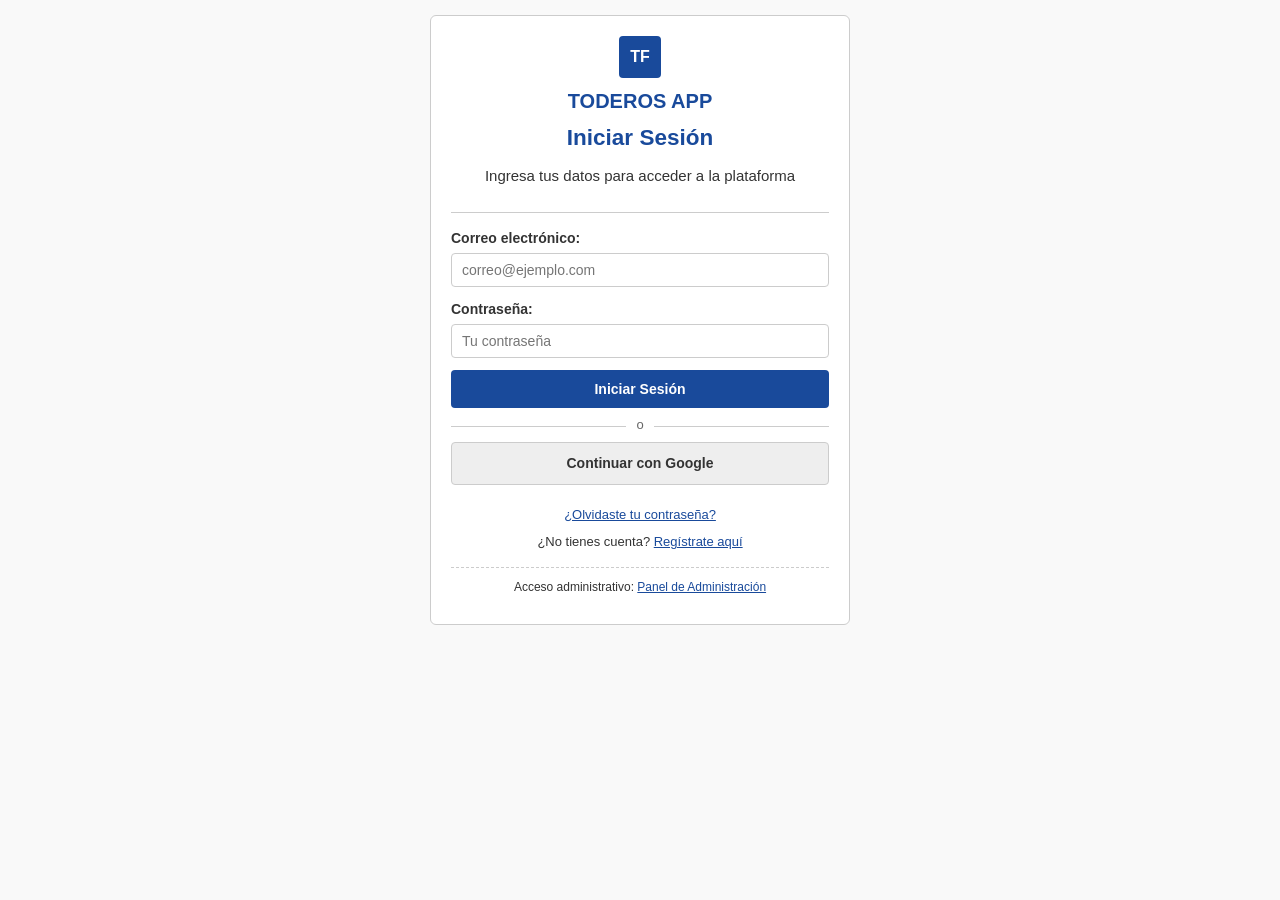
<file: index.html>
<!DOCTYPE html>
<html lang="es">

<head>
  <meta charset="UTF-8">
  <meta name="viewport" content="width=device-width, initial-scale=1.0">
  <title>Iniciar Sesión - Toderos Facatativá</title>
  <!-- Estilos globales -->
  <link rel="stylesheet" href="css/styles.css">
  <!-- Estilos de pantalla -->
  <link rel="stylesheet" href="css/index.css">
</head>


  <body>

      <!-- Contenedor principal de la pantalla móvil -->
      <main class="mobile-view">

          <!-- Encabezado con logo y título -->
          <header class="site-header">
            <div class="brand-logo-box">TF</div>
            <h1 class="brand-name">TODEROS APP</h1>
            <h2>Iniciar Sesión</h2>
            <p>Ingresa tus datos para acceder a la plataforma</p>
          </header>

          <!-- Formulario de inicio de sesión -->
            <form action="buscar-servicios.html" method="get" class="login-box">

              <div class="form-group">
                <label for="correo">Correo electrónico:</label>
                <input type="email" id="correo" name="correo" placeholder="correo@ejemplo.com" required>
              </div>

              <div class="form-group">
                <label for="password">Contraseña:</label>
                <input type="password" id="password" name="password" placeholder="Tu contraseña" required>
              </div>

              <div class="form-group">
                <button type="submit" class="btn btn-primary btn-block">Iniciar Sesión</button>
              </div>

                <div class="divider-simple">
                  <span>o</span>
                </div>

                <div class="form-group">
                  <a href="buscar-servicios.html" class="btn btn-secondary btn-block">Continuar con Google</a>
                </div>

            </form>

                <!-- Enlaces de navegación -->
                <footer class="login-footer-links">
                  <p><a href="#recuperar">¿Olvidaste tu contraseña?</a></p>
                  <p>¿No tienes cuenta? <a href="registro.html">Regístrate aquí</a></p>

                  <div class="admin-link-box">
                    <p>Acceso administrativo: <a href="admin-dashboard.html">Panel de Administración</a></p>
                  </div>
                </footer>

      </main>

  </body>

</html>
</file>
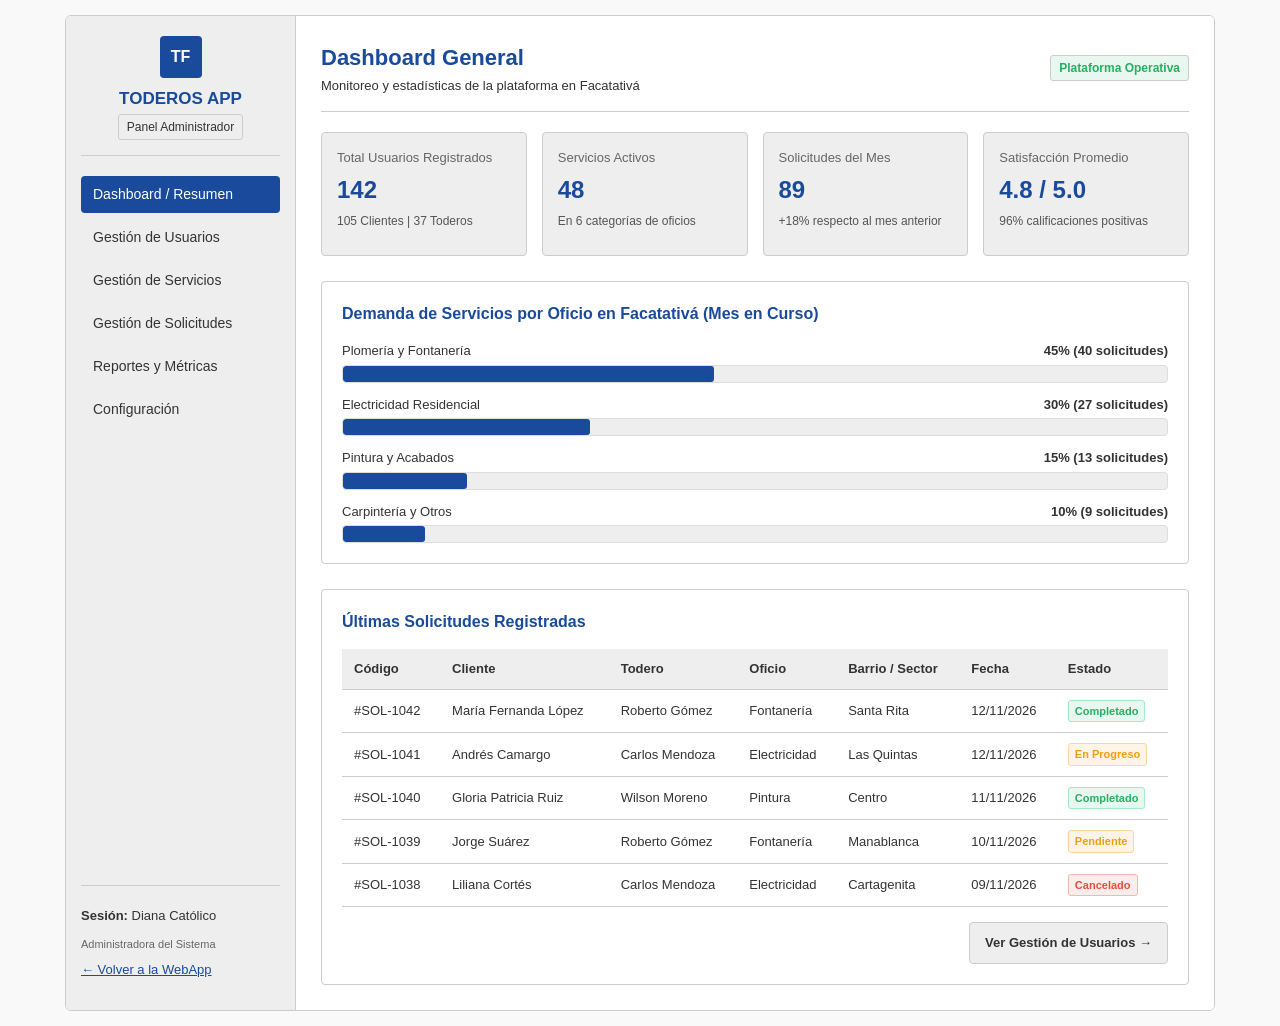
<file: admin-dashboard.html>
<!DOCTYPE html>
<html lang="es">
<head>
  <meta charset="UTF-8">
  <meta name="viewport" content="width=device-width, initial-scale=1.0">
  <title>Panel de Administración - Toderos Facatativá</title>
  <!-- Estilos globales -->
  <link rel="stylesheet" href="css/styles.css">
  <!-- Estilos de pantalla -->
  <link rel="stylesheet" href="css/admin-dashboard.css">
</head>
<body>

  <!-- Layout del panel administrativo (Escritorio / Responsive) -->
  <div class="admin-layout">

    <!-- Barra lateral de navegación (Sidebar) -->
    <aside class="admin-sidebar">
      
      <div class="admin-sidebar-header">
        <div class="brand-logo-box">TF</div>
        <h2 class="brand-name" style="font-size: 17px; margin-bottom: 2px;">TODEROS APP</h2>
        <span class="badge-tag">Panel Administrador</span>
      </div>

      <nav aria-label="Menú de administración">
        <ul class="admin-nav-links">
          <li><a href="admin-dashboard.html" class="active">Dashboard / Resumen</a></li>
          <li><a href="admin-usuarios.html">Gestión de Usuarios</a></li>
          <li><a href="#servicios">Gestión de Servicios</a></li>
          <li><a href="#solicitudes">Gestión de Solicitudes</a></li>
          <li><a href="#reportes">Reportes y Métricas</a></li>
          <li><a href="#configuracion">Configuración</a></li>
        </ul>
      </nav>

      <div class="admin-sidebar-footer">
        <p><strong>Sesión:</strong> Diana Católico</p>
        <p style="font-size: 11px; color: var(--color-muted); margin-bottom: 8px;">Administradora del Sistema</p>
        <p><a href="index.html">&larr; Volver a la WebApp</a></p>
      </div>

    </aside>

    <!-- Contenido principal del panel -->
    <main class="admin-content">

      <!-- Barra superior del panel -->
      <header class="admin-header-bar">
        <div>
          <h1 style="font-size: 22px; margin-bottom: 2px;">Dashboard General</h1>
          <p style="margin-bottom: 0; font-size: 13px;">Monitoreo y estadísticas de la plataforma en Facatativá</p>
        </div>
        <div>
          <span class="badge-tag" style="background-color: #e8f8f0; color: #27ae60; font-weight: bold;">Plataforma Operativa</span>
        </div>
      </header>

      <!-- Indicadores clave (KPIs) -->
      <section class="kpi-grid" aria-label="Indicadores generales">
        
        <div class="kpi-card">
          <h2 class="kpi-card-title">Total Usuarios Registrados</h2>
          <div class="kpi-card-value">142</div>
          <p class="kpi-card-subtitle">105 Clientes | 37 Toderos</p>
        </div>

        <div class="kpi-card">
          <h2 class="kpi-card-title">Servicios Activos</h2>
          <div class="kpi-card-value">48</div>
          <p class="kpi-card-subtitle">En 6 categorías de oficios</p>
        </div>

        <div class="kpi-card">
          <h2 class="kpi-card-title">Solicitudes del Mes</h2>
          <div class="kpi-card-value">89</div>
          <p class="kpi-card-subtitle">+18% respecto al mes anterior</p>
        </div>

        <div class="kpi-card">
          <h2 class="kpi-card-title">Satisfacción Promedio</h2>
          <div class="kpi-card-value">4.8 / 5.0</div>
          <p class="kpi-card-subtitle">96% calificaciones positivas</p>
        </div>

      </section>

      <!-- Gráfico de barras construido con CSS puro -->
      <section class="chart-section" aria-label="Demanda de servicios">
        <h2 class="chart-title">Demanda de Servicios por Oficio en Facatativá (Mes en Curso)</h2>
        
        <div class="chart-bar-list">
          
          <div class="chart-bar-item">
            <div class="chart-bar-label">
              <span>Plomería y Fontanería</span>
              <strong>45% (40 solicitudes)</strong>
            </div>
            <div class="chart-bar-track">
              <div class="chart-bar-fill" style="width: 45%;"></div>
            </div>
          </div>

          <div class="chart-bar-item">
            <div class="chart-bar-label">
              <span>Electricidad Residencial</span>
              <strong>30% (27 solicitudes)</strong>
            </div>
            <div class="chart-bar-track">
              <div class="chart-bar-fill" style="width: 30%;"></div>
            </div>
          </div>

          <div class="chart-bar-item">
            <div class="chart-bar-label">
              <span>Pintura y Acabados</span>
              <strong>15% (13 solicitudes)</strong>
            </div>
            <div class="chart-bar-track">
              <div class="chart-bar-fill" style="width: 15%;"></div>
            </div>
          </div>

          <div class="chart-bar-item">
            <div class="chart-bar-label">
              <span>Carpintería y Otros</span>
              <strong>10% (9 solicitudes)</strong>
            </div>
            <div class="chart-bar-track">
              <div class="chart-bar-fill" style="width: 10%;"></div>
            </div>
          </div>

        </div>
      </section>

      <!-- Actividad reciente / Últimas solicitudes -->
      <section class="recent-activity-section" aria-label="Actividad reciente">
        <h2 class="recent-activity-title">Últimas Solicitudes Registradas</h2>

        <div style="overflow-x: auto;">
          <table class="data-table">
            <thead>
              <tr>
                <th>Código</th>
                <th>Cliente</th>
                <th>Todero</th>
                <th>Oficio</th>
                <th>Barrio / Sector</th>
                <th>Fecha</th>
                <th>Estado</th>
              </tr>
            </thead>
            <tbody>
              <tr>
                <td>#SOL-1042</td>
                <td>María Fernanda López</td>
                <td>Roberto Gómez</td>
                <td>Fontanería</td>
                <td>Santa Rita</td>
                <td>12/11/2026</td>
                <td><span class="status-pill status-completed">Completado</span></td>
              </tr>
              <tr>
                <td>#SOL-1041</td>
                <td>Andrés Camargo</td>
                <td>Carlos Mendoza</td>
                <td>Electricidad</td>
                <td>Las Quintas</td>
                <td>12/11/2026</td>
                <td><span class="status-pill status-pending">En Progreso</span></td>
              </tr>
              <tr>
                <td>#SOL-1040</td>
                <td>Gloria Patricia Ruiz</td>
                <td>Wilson Moreno</td>
                <td>Pintura</td>
                <td>Centro</td>
                <td>11/11/2026</td>
                <td><span class="status-pill status-completed">Completado</span></td>
              </tr>
              <tr>
                <td>#SOL-1039</td>
                <td>Jorge Suárez</td>
                <td>Roberto Gómez</td>
                <td>Fontanería</td>
                <td>Manablanca</td>
                <td>10/11/2026</td>
                <td><span class="status-pill status-pending">Pendiente</span></td>
              </tr>
              <tr>
                <td>#SOL-1038</td>
                <td>Liliana Cortés</td>
                <td>Carlos Mendoza</td>
                <td>Electricidad</td>
                <td>Cartagenita</td>
                <td>09/11/2026</td>
                <td><span class="status-pill status-cancelled">Cancelado</span></td>
              </tr>
            </tbody>
          </table>
        </div>

        <div style="margin-top: 15px; text-align: right;">
          <a href="admin-usuarios.html" class="btn btn-secondary" style="font-size: 13px;">Ver Gestión de Usuarios &rarr;</a>
        </div>

      </section>

    </main>

  </div>

</body>
</html>
</file>
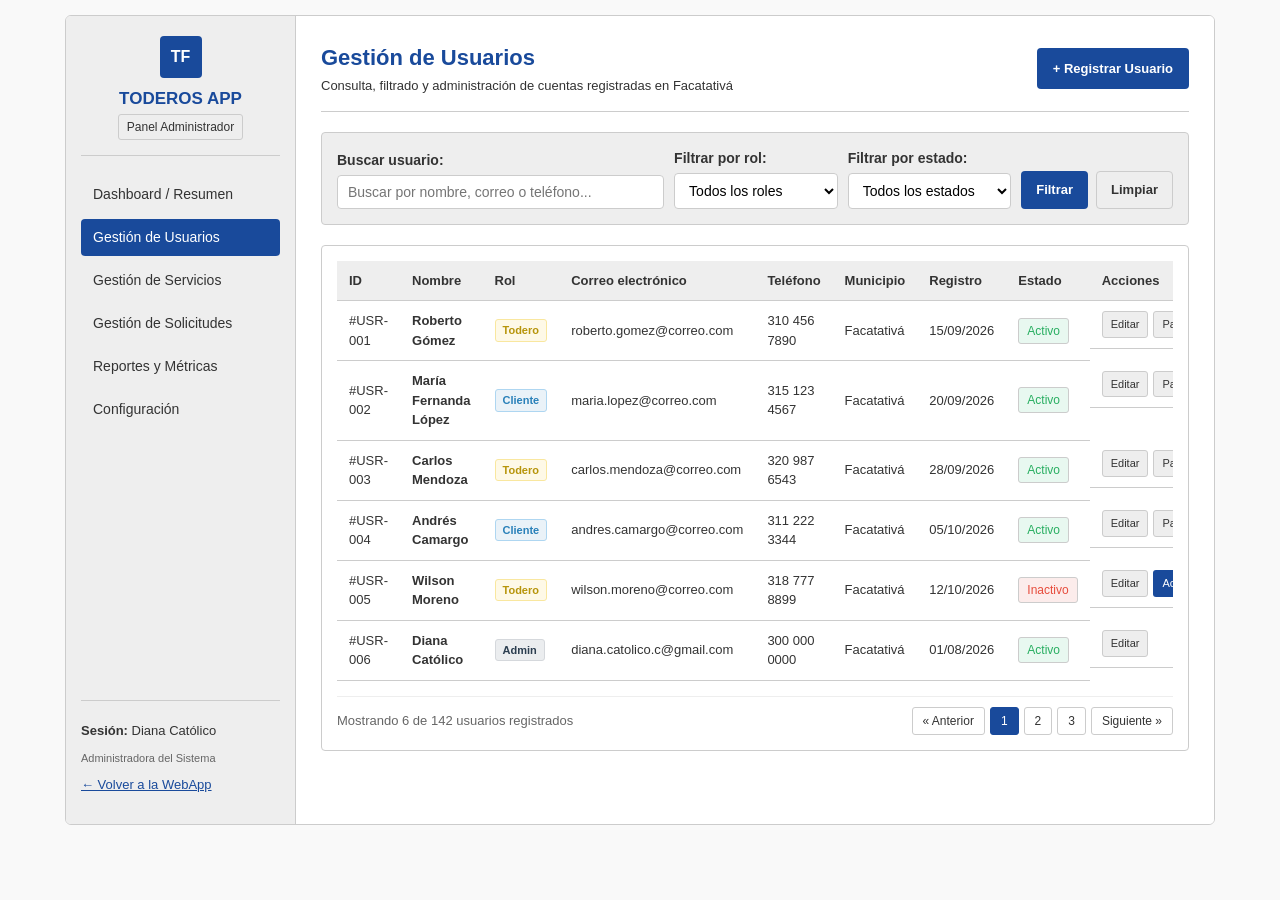
<file: admin-usuarios.html>
<!DOCTYPE html>
<html lang="es">
<head>
  <meta charset="UTF-8">
  <meta name="viewport" content="width=device-width, initial-scale=1.0">
  <title>Gestión de Usuarios - Toderos Facatativá</title>
  <!-- Estilos globales -->
  <link rel="stylesheet" href="css/styles.css">
  <!-- Estilos de pantalla -->
  <link rel="stylesheet" href="css/admin-usuarios.css">
</head>
<body>

  <!-- Layout del panel administrativo -->
  <div class="admin-layout">

    <!-- Barra lateral de navegación (Sidebar) -->
    <aside class="admin-sidebar">
      
      <div class="admin-sidebar-header">
        <div class="brand-logo-box">TF</div>
        <h2 class="brand-name" style="font-size: 17px; margin-bottom: 2px;">TODEROS APP</h2>
        <span class="badge-tag">Panel Administrador</span>
      </div>

      <nav aria-label="Menú de administración">
        <ul class="admin-nav-links">
          <li><a href="admin-dashboard.html">Dashboard / Resumen</a></li>
          <li><a href="admin-usuarios.html" class="active">Gestión de Usuarios</a></li>
          <li><a href="#servicios">Gestión de Servicios</a></li>
          <li><a href="#solicitudes">Gestión de Solicitudes</a></li>
          <li><a href="#reportes">Reportes y Métricas</a></li>
          <li><a href="#configuracion">Configuración</a></li>
        </ul>
      </nav>

      <div class="admin-sidebar-footer">
        <p><strong>Sesión:</strong> Diana Católico</p>
        <p style="font-size: 11px; color: var(--color-muted); margin-bottom: 8px;">Administradora del Sistema</p>
        <p><a href="index.html">&larr; Volver a la WebApp</a></p>
      </div>

    </aside>

    <!-- Contenido principal: Gestión de Usuarios -->
    <main class="admin-content">

      <!-- Barra superior con título y acción principal -->
      <header class="admin-header-bar">
        <div>
          <h1 style="font-size: 22px; margin-bottom: 2px;">Gestión de Usuarios</h1>
          <p style="margin-bottom: 0; font-size: 13px;">Consulta, filtrado y administración de cuentas registradas en Facatativá</p>
        </div>
        <div>
          <a href="#nuevo-usuario" class="btn btn-primary" style="font-size: 13px;">+ Registrar Usuario</a>
        </div>
      </header>

      <!-- Tarjeta de filtros y búsqueda -->
      <section class="users-filter-card" aria-label="Filtros de búsqueda">
        <form action="admin-usuarios.html" method="get" class="filter-form">
          
          <div class="filter-input-wrap form-group" style="margin-bottom: 0;">
            <label for="buscar-usuario">Buscar usuario:</label>
            <input 
              type="text" 
              id="buscar-usuario" 
              name="q" 
              placeholder="Buscar por nombre, correo o teléfono...">
          </div>

          <div class="filter-select-wrap form-group" style="margin-bottom: 0;">
            <label for="filtro-rol">Filtrar por rol:</label>
            <select id="filtro-rol" name="rol">
              <option value="">Todos los roles</option>
              <option value="cliente">Cliente</option>
              <option value="todero">Todero (Prestador)</option>
              <option value="admin">Administrador</option>
            </select>
          </div>

          <div class="filter-select-wrap form-group" style="margin-bottom: 0;">
            <label for="filtro-estado">Filtrar por estado:</label>
            <select id="filtro-estado" name="estado">
              <option value="">Todos los estados</option>
              <option value="activo">Activo</option>
              <option value="inactivo">Inactivo</option>
            </select>
          </div>

          <div class="filter-btn-wrap">
            <button type="submit" class="btn btn-primary" style="padding: 8px 14px; font-size: 13px;">Filtrar</button>
            <a href="admin-usuarios.html" class="btn btn-secondary" style="padding: 8px 14px; font-size: 13px;">Limpiar</a>
          </div>

        </form>
      </section>

      <!-- Tabla de usuarios -->
      <section class="users-table-container" aria-label="Listado de usuarios">
        
        <div class="table-responsive">
          <table class="users-table">
            <thead>
              <tr>
                <th>ID</th>
                <th>Nombre</th>
                <th>Rol</th>
                <th>Correo electrónico</th>
                <th>Teléfono</th>
                <th>Municipio</th>
                <th>Registro</th>
                <th>Estado</th>
                <th>Acciones</th>
              </tr>
            </thead>
            <tbody>
              
              <tr>
                <td>#USR-001</td>
                <td><strong>Roberto Gómez</strong></td>
                <td><span class="role-badge role-todero">Todero</span></td>
                <td>roberto.gomez@correo.com</td>
                <td>310 456 7890</td>
                <td>Facatativá</td>
                <td>15/09/2026</td>
                <td><span class="badge-tag" style="background-color: #e8f8f0; color: #27ae60;">Activo</span></td>
                <td class="table-actions">
                  <a href="#editar" class="btn btn-secondary btn-table-action">Editar</a>
                  <a href="#bloquear" class="btn btn-secondary btn-table-action">Pausar</a>
                </td>
              </tr>

              <tr>
                <td>#USR-002</td>
                <td><strong>María Fernanda López</strong></td>
                <td><span class="role-badge role-client">Cliente</span></td>
                <td>maria.lopez@correo.com</td>
                <td>315 123 4567</td>
                <td>Facatativá</td>
                <td>20/09/2026</td>
                <td><span class="badge-tag" style="background-color: #e8f8f0; color: #27ae60;">Activo</span></td>
                <td class="table-actions">
                  <a href="#editar" class="btn btn-secondary btn-table-action">Editar</a>
                  <a href="#bloquear" class="btn btn-secondary btn-table-action">Pausar</a>
                </td>
              </tr>

              <tr>
                <td>#USR-003</td>
                <td><strong>Carlos Mendoza</strong></td>
                <td><span class="role-badge role-todero">Todero</span></td>
                <td>carlos.mendoza@correo.com</td>
                <td>320 987 6543</td>
                <td>Facatativá</td>
                <td>28/09/2026</td>
                <td><span class="badge-tag" style="background-color: #e8f8f0; color: #27ae60;">Activo</span></td>
                <td class="table-actions">
                  <a href="#editar" class="btn btn-secondary btn-table-action">Editar</a>
                  <a href="#bloquear" class="btn btn-secondary btn-table-action">Pausar</a>
                </td>
              </tr>

              <tr>
                <td>#USR-004</td>
                <td><strong>Andrés Camargo</strong></td>
                <td><span class="role-badge role-client">Cliente</span></td>
                <td>andres.camargo@correo.com</td>
                <td>311 222 3344</td>
                <td>Facatativá</td>
                <td>05/10/2026</td>
                <td><span class="badge-tag" style="background-color: #e8f8f0; color: #27ae60;">Activo</span></td>
                <td class="table-actions">
                  <a href="#editar" class="btn btn-secondary btn-table-action">Editar</a>
                  <a href="#bloquear" class="btn btn-secondary btn-table-action">Pausar</a>
                </td>
              </tr>

              <tr>
                <td>#USR-005</td>
                <td><strong>Wilson Moreno</strong></td>
                <td><span class="role-badge role-todero">Todero</span></td>
                <td>wilson.moreno@correo.com</td>
                <td>318 777 8899</td>
                <td>Facatativá</td>
                <td>12/10/2026</td>
                <td><span class="badge-tag" style="background-color: #fceceb; color: #e74c3c;">Inactivo</span></td>
                <td class="table-actions">
                  <a href="#editar" class="btn btn-secondary btn-table-action">Editar</a>
                  <a href="#activar" class="btn btn-primary btn-table-action">Activar</a>
                </td>
              </tr>

              <tr>
                <td>#USR-006</td>
                <td><strong>Diana Católico</strong></td>
                <td><span class="role-badge role-admin">Admin</span></td>
                <td>diana.catolico.c@gmail.com</td>
                <td>300 000 0000</td>
                <td>Facatativá</td>
                <td>01/08/2026</td>
                <td><span class="badge-tag" style="background-color: #e8f8f0; color: #27ae60;">Activo</span></td>
                <td class="table-actions">
                  <a href="#editar" class="btn btn-secondary btn-table-action">Editar</a>
                </td>
              </tr>

            </tbody>
          </table>
        </div>

        <!-- Paginación informativa -->
        <div class="pagination-container">
          <span>Mostrando 6 de 142 usuarios registrados</span>
          <div class="pagination-buttons">
            <a href="#ant" class="page-btn">&laquo; Anterior</a>
            <a href="#p1" class="page-btn active">1</a>
            <a href="#p2" class="page-btn">2</a>
            <a href="#p3" class="page-btn">3</a>
            <a href="#sig" class="page-btn">Siguiente &raquo;</a>
          </div>
        </div>

      </section>

    </main>

  </div>

</body>
</html>
</file>
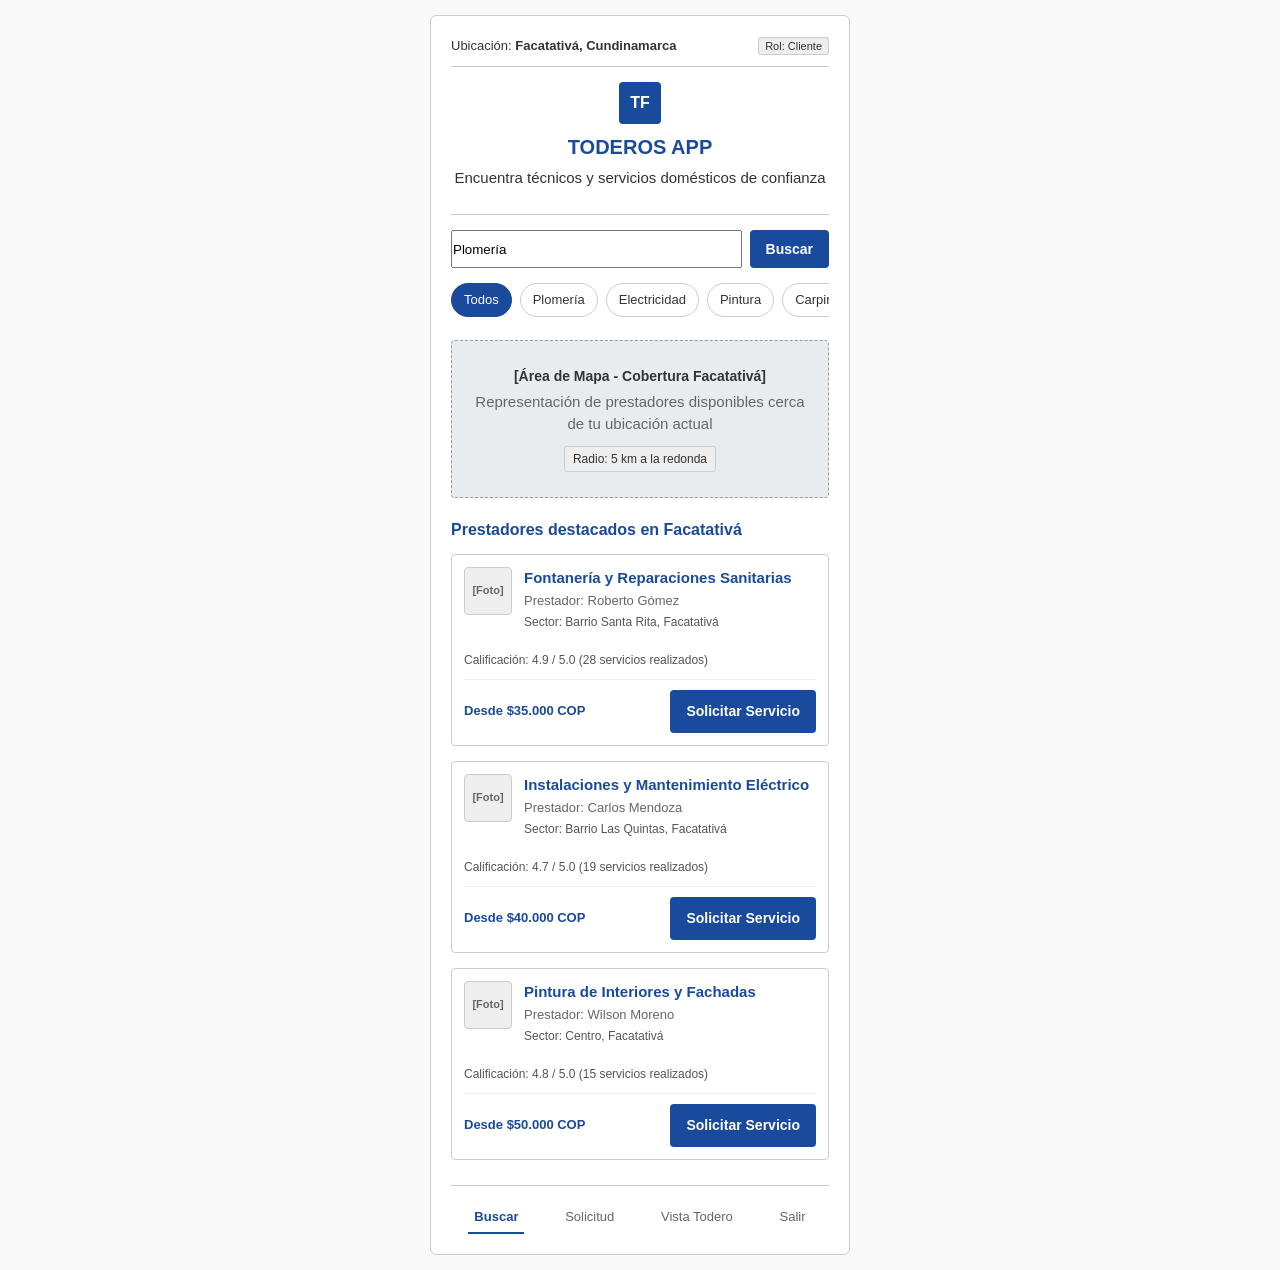
<file: buscar-servicios.html>
<!DOCTYPE html>
<html lang="es">
<head>
  <meta charset="UTF-8">
  <meta name="viewport" content="width=device-width, initial-scale=1.0">
  <title>Buscar Servicios - Toderos Facatativá</title>
  <!-- Estilos globales -->
  <link rel="stylesheet" href="css/styles.css">
  <!-- Estilos de pantalla -->
  <link rel="stylesheet" href="css/buscar-servicios.css">
</head>
<body>

  <!-- Vista móvil del cliente -->
  <main class="mobile-view">
    
    <!-- Barra superior de estado / usuario -->
    <header class="client-top-bar">
      <div>
        <span>Ubicación: <strong>Facatativá, Cundinamarca</strong></span>
      </div>
      <div>
        <span class="user-role-badge">Rol: Cliente</span>
      </div>
    </header>

    <!-- Encabezado de marca -->
    <div class="site-header">
      <div class="brand-logo-box">TF</div>
      <h1 class="brand-name">TODEROS APP</h1>
      <p>Encuentra técnicos y servicios domésticos de confianza</p>
    </div>

    <!-- Buscador -->
    <section class="search-form">
      <form action="buscar-servicios.html" method="get">
        <div class="search-input-group">
          <input type="text" name="q" placeholder="¿Qué servicio necesitas? (ej. plomero, pintor...)" value="Plomería">
          <button type="submit" class="btn btn-primary">Buscar</button>
        </div>
      </form>
    </section>

    <!-- Filtros rápidos por oficio -->
    <nav class="category-filter-list" aria-label="Categorías">
      <a href="#todos" class="category-tag active">Todos</a>
      <a href="#plomeria" class="category-tag">Plomería</a>
      <a href="#electricidad" class="category-tag">Electricidad</a>
      <a href="#pintura" class="category-tag">Pintura</a>
      <a href="#carpinteria" class="category-tag">Carpintería</a>
      <a href="#aseo" class="category-tag">Aseo doméstico</a>
    </nav>

    <!-- Espacio representativo del mapa (Wireframe) -->
    <section class="map-wireframe-box" aria-label="Mapa de prestadores">
      <strong>[Área de Mapa - Cobertura Facatativá]</strong>
      <p>Representación de prestadores disponibles cerca de tu ubicación actual</p>
      <span class="badge-tag">Radio: 5 km a la redonda</span>
    </section>

    <!-- Catálogo de prestadores disponibles -->
    <section aria-labelledby="servicios-titulo">
      <h2 id="servicios-titulo" class="services-section-title">Prestadores destacados en Facatativá</h2>

      <div class="service-card-list">
        
        <!-- Tarjeta 1 -->
        <article class="service-item-card">
          <div class="service-card-header">
            <div class="avatar-neutral" aria-hidden="true">[Foto]</div>
            <div class="service-card-info">
              <h3>Fontanería y Reparaciones Sanitarias</h3>
              <p class="service-todero-name">Prestador: Roberto Gómez</p>
              <p class="service-location">Sector: Barrio Santa Rita, Facatativá</p>
            </div>
          </div>
          <p class="service-rating">Calificación: 4.9 / 5.0 (28 servicios realizados)</p>
          <div class="service-card-footer">
            <span class="service-price">Desde $35.000 COP</span>
            <a href="solicitar-servicio.html" class="btn btn-primary">Solicitar Servicio</a>
          </div>
        </article>

        <!-- Tarjeta 2 -->
        <article class="service-item-card">
          <div class="service-card-header">
            <div class="avatar-neutral" aria-hidden="true">[Foto]</div>
            <div class="service-card-info">
              <h3>Instalaciones y Mantenimiento Eléctrico</h3>
              <p class="service-todero-name">Prestador: Carlos Mendoza</p>
              <p class="service-location">Sector: Barrio Las Quintas, Facatativá</p>
            </div>
          </div>
          <p class="service-rating">Calificación: 4.7 / 5.0 (19 servicios realizados)</p>
          <div class="service-card-footer">
            <span class="service-price">Desde $40.000 COP</span>
            <a href="solicitar-servicio.html" class="btn btn-primary">Solicitar Servicio</a>
          </div>
        </article>

        <!-- Tarjeta 3 -->
        <article class="service-item-card">
          <div class="service-card-header">
            <div class="avatar-neutral" aria-hidden="true">[Foto]</div>
            <div class="service-card-info">
              <h3>Pintura de Interiores y Fachadas</h3>
              <p class="service-todero-name">Prestador: Wilson Moreno</p>
              <p class="service-location">Sector: Centro, Facatativá</p>
            </div>
          </div>
          <p class="service-rating">Calificación: 4.8 / 5.0 (15 servicios realizados)</p>
          <div class="service-card-footer">
            <span class="service-price">Desde $50.000 COP</span>
            <a href="solicitar-servicio.html" class="btn btn-primary">Solicitar Servicio</a>
          </div>
        </article>

      </div>
    </section>

    <!-- Barra de navegación básica inferior -->
    <nav class="nav-bar-basic" aria-label="Navegación principal">
      <a href="buscar-servicios.html" class="active">Buscar</a>
      <a href="solicitar-servicio.html">Solicitud</a>
      <a href="mis-servicios.html">Vista Todero</a>
      <a href="index.html">Salir</a>
    </nav>

  </main>

</body>
</html>
</file>
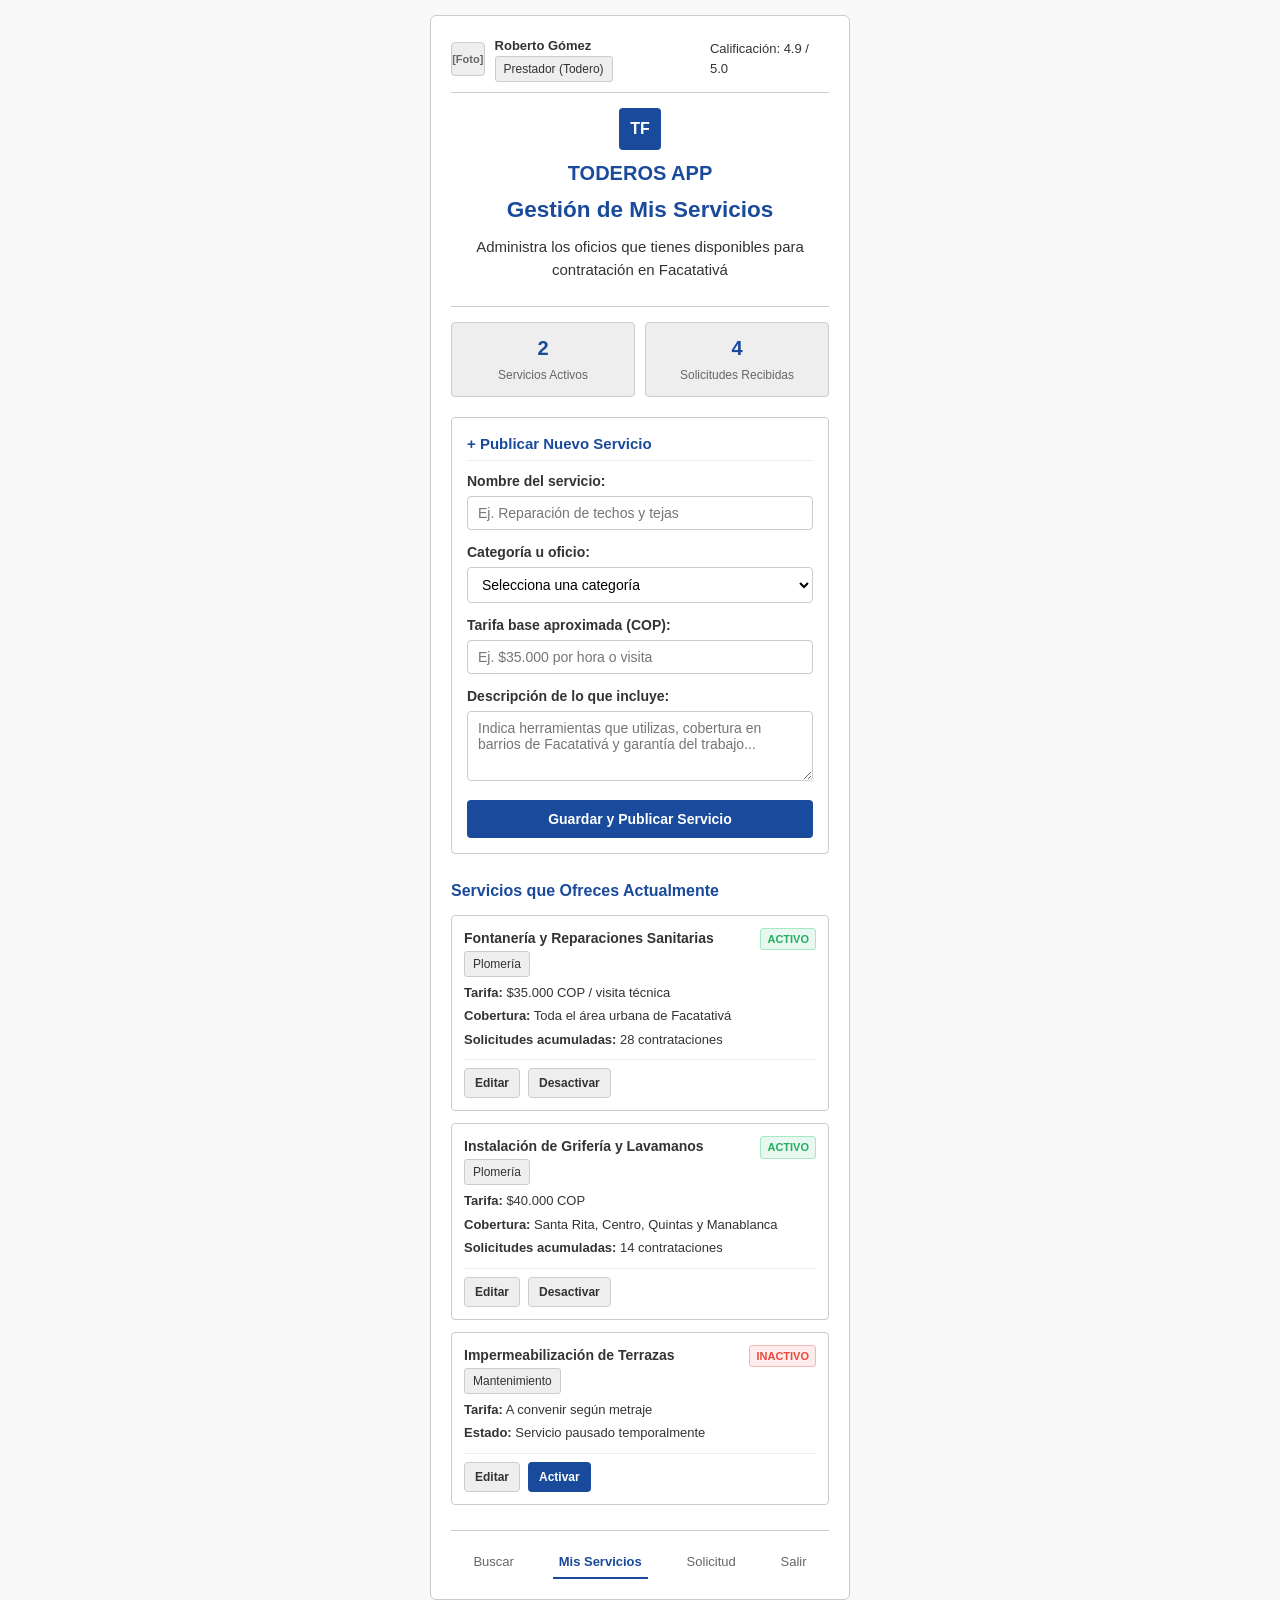
<file: mis-servicios.html>
<!DOCTYPE html>
<html lang="es">
<head>
  <meta charset="UTF-8">
  <meta name="viewport" content="width=device-width, initial-scale=1.0">
  <title>Mis Servicios - Toderos Facatativá</title>
  <!-- Estilos globales -->
  <link rel="stylesheet" href="css/styles.css">
  <!-- Estilos de pantalla -->
  <link rel="stylesheet" href="css/mis-servicios.css">
</head>
<body>

  <!-- Vista móvil del todero / prestador -->
  <main class="mobile-view">
    
    <!-- Barra superior con perfil del todero -->
    <header class="todero-profile-bar">
      <div class="profile-summary-info">
        <div class="profile-avatar-small" aria-hidden="true">[Foto]</div>
        <div>
          <strong>Roberto Gómez</strong>
          <span class="badge-tag">Prestador (Todero)</span>
        </div>
      </div>
      <div>
        <span>Calificación: 4.9 / 5.0</span>
      </div>
    </header>

    <!-- Encabezado de la pantalla -->
    <div class="site-header">
      <div class="brand-logo-box">TF</div>
      <h1 class="brand-name">TODEROS APP</h1>
      <h2>Gestión de Mis Servicios</h2>
      <p>Administra los oficios que tienes disponibles para contratación en Facatativá</p>
    </div>

    <!-- Resumen numérico / Estadísticas básicas -->
    <section class="provider-stats-grid" aria-label="Resumen de actividad">
      <div class="stat-box">
        <span class="stat-number">2</span>
        <span class="stat-label">Servicios Activos</span>
      </div>
      <div class="stat-box">
        <span class="stat-number">4</span>
        <span class="stat-label">Solicitudes Recibidas</span>
      </div>
    </section>

    <!-- Sección: Publicar nuevo servicio -->
    <section class="add-service-section">
      <h3>+ Publicar Nuevo Servicio</h3>
      
      <form action="mis-servicios.html" method="get">
        
        <div class="form-group">
          <label for="titulo-servicio">Nombre del servicio:</label>
          <input 
            type="text" 
            id="titulo-servicio" 
            name="titulo" 
            placeholder="Ej. Reparación de techos y tejas" 
            required>
        </div>

        <div class="form-group">
          <label for="categoria">Categoría u oficio:</label>
          <select id="categoria" name="categoria" required>
            <option value="">Selecciona una categoría</option>
            <option value="plomeria">Plomería y Fontanería</option>
            <option value="electricidad">Electricidad residencial</option>
            <option value="pintura">Pintura y acabados</option>
            <option value="carpinteria">Carpintería</option>
            <option value="otro">Mantenimiento general</option>
          </select>
        </div>

        <div class="form-group">
          <label for="tarifa">Tarifa base aproximada (COP):</label>
          <input 
            type="text" 
            id="tarifa" 
            name="tarifa" 
            placeholder="Ej. $35.000 por hora o visita" 
            required>
        </div>

        <div class="form-group">
          <label for="descripcion-servicio">Descripción de lo que incluye:</label>
          <textarea 
            id="descripcion-servicio" 
            name="descripcion" 
            placeholder="Indica herramientas que utilizas, cobertura en barrios de Facatativá y garantía del trabajo..."></textarea>
        </div>

        <button type="submit" class="btn btn-primary btn-block">Guardar y Publicar Servicio</button>

      </form>
    </section>

    <!-- Sección: Listado de servicios publicados -->
    <section aria-labelledby="mis-servicios-lista">
      <h3 id="mis-servicios-lista" class="my-services-title">Servicios que Ofreces Actualmente</h3>

      <div class="provider-service-list">
        
        <!-- Servicio 1 -->
        <article class="provider-service-item">
          <div class="provider-service-header">
            <div>
              <h4>Fontanería y Reparaciones Sanitarias</h4>
              <span class="badge-tag">Plomería</span>
            </div>
            <span class="status-badge status-active">Activo</span>
          </div>
          <div class="provider-service-body">
            <p><strong>Tarifa:</strong> $35.000 COP / visita técnica</p>
            <p><strong>Cobertura:</strong> Toda el área urbana de Facatativá</p>
            <p><strong>Solicitudes acumuladas:</strong> 28 contrataciones</p>
          </div>
          <div class="provider-service-actions">
            <a href="#editar" class="btn btn-secondary" style="padding: 5px 10px; font-size: 12px;">Editar</a>
            <a href="#desactivar" class="btn btn-secondary" style="padding: 5px 10px; font-size: 12px;">Desactivar</a>
          </div>
        </article>

        <!-- Servicio 2 -->
        <article class="provider-service-item">
          <div class="provider-service-header">
            <div>
              <h4>Instalación de Grifería y Lavamanos</h4>
              <span class="badge-tag">Plomería</span>
            </div>
            <span class="status-badge status-active">Activo</span>
          </div>
          <div class="provider-service-body">
            <p><strong>Tarifa:</strong> $40.000 COP</p>
            <p><strong>Cobertura:</strong> Santa Rita, Centro, Quintas y Manablanca</p>
            <p><strong>Solicitudes acumuladas:</strong> 14 contrataciones</p>
          </div>
          <div class="provider-service-actions">
            <a href="#editar" class="btn btn-secondary" style="padding: 5px 10px; font-size: 12px;">Editar</a>
            <a href="#desactivar" class="btn btn-secondary" style="padding: 5px 10px; font-size: 12px;">Desactivar</a>
          </div>
        </article>

        <!-- Servicio 3 (Inactivo de ejemplo) -->
        <article class="provider-service-item">
          <div class="provider-service-header">
            <div>
              <h4>Impermeabilización de Terrazas</h4>
              <span class="badge-tag">Mantenimiento</span>
            </div>
            <span class="status-badge status-inactive">Inactivo</span>
          </div>
          <div class="provider-service-body">
            <p><strong>Tarifa:</strong> A convenir según metraje</p>
            <p><strong>Estado:</strong> Servicio pausado temporalmente</p>
          </div>
          <div class="provider-service-actions">
            <a href="#editar" class="btn btn-secondary" style="padding: 5px 10px; font-size: 12px;">Editar</a>
            <a href="#activar" class="btn btn-primary" style="padding: 5px 10px; font-size: 12px;">Activar</a>
          </div>
        </article>

      </div>
    </section>

    <!-- Barra de navegación inferior -->
    <nav class="nav-bar-basic" aria-label="Navegación prestador">
      <a href="buscar-servicios.html">Buscar</a>
      <a href="mis-servicios.html" class="active">Mis Servicios</a>
      <a href="solicitar-servicio.html">Solicitud</a>
      <a href="index.html">Salir</a>
    </nav>

  </main>

</body>
</html>
</file>
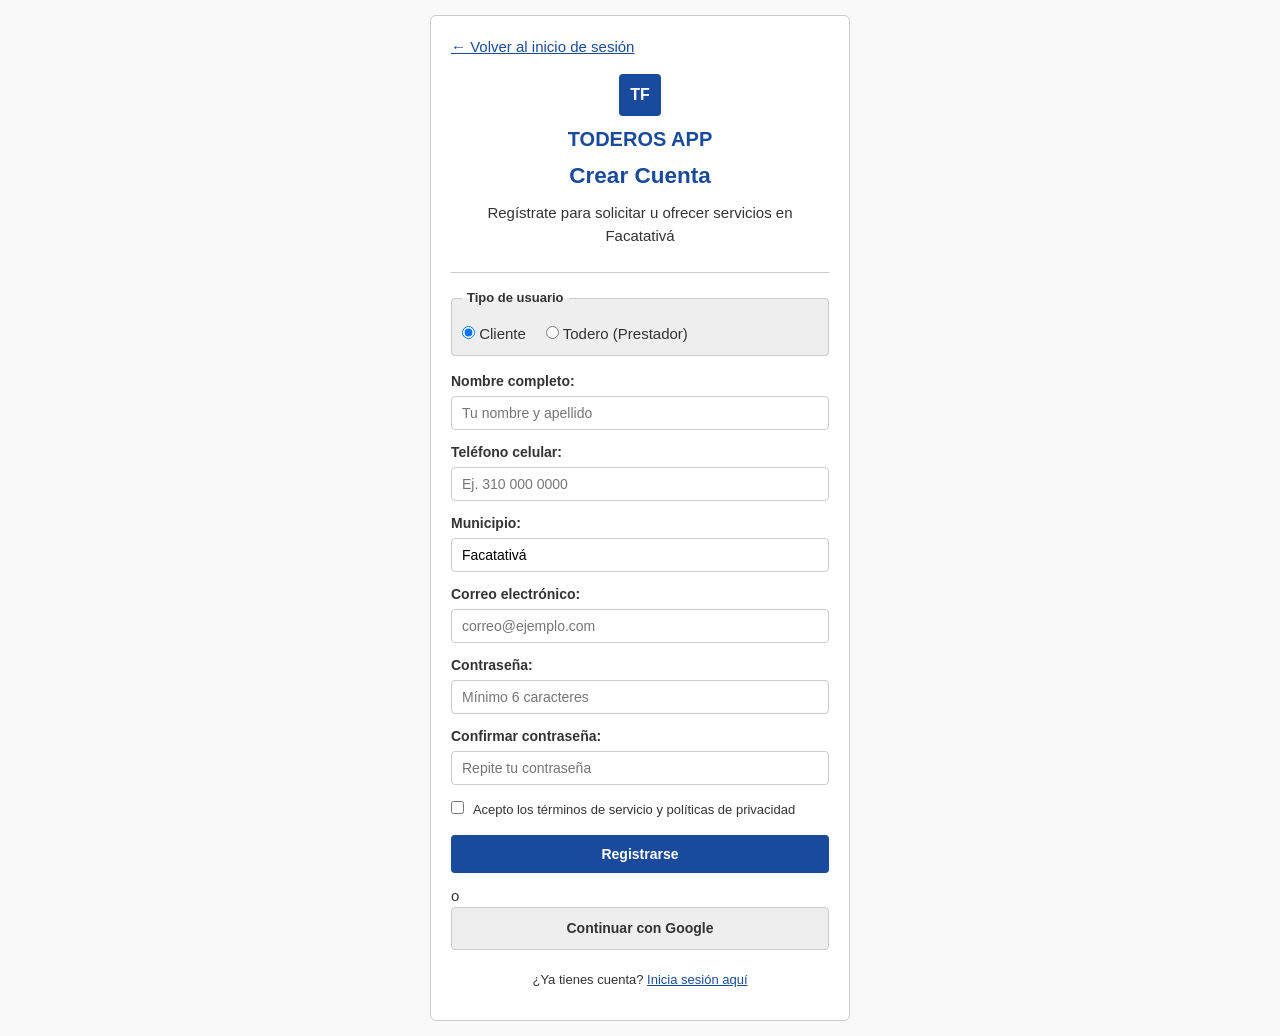
<file: registro.html>
<!DOCTYPE html>
<html lang="es">
<head>
  <meta charset="UTF-8">
  <meta name="viewport" content="width=device-width, initial-scale=1.0">
  <title>Registro - Toderos Facatativá</title>
  <!-- Estilos globales -->
  <link rel="stylesheet" href="css/styles.css">
  <!-- Estilos de pantalla -->
  <link rel="stylesheet" href="css/registro.css">
</head>
<body>

  <!-- Contenedor principal de la pantalla móvil -->
  <main class="mobile-view">
    
    <!-- Enlace superior para volver -->
    <div class="register-top-nav">
      <a href="index.html">&larr; Volver al inicio de sesión</a>
    </div>

    <!-- Encabezado -->
    <header class="site-header">
      <div class="brand-logo-box">TF</div>
      <h1 class="brand-name">TODEROS APP</h1>
      <h2>Crear Cuenta</h2>
      <p>Regístrate para solicitar u ofrecer servicios en Facatativá</p>
    </header>

    <!-- Formulario de registro -->
    <form action="buscar-servicios.html" method="get">
      
      <!-- Selección de rol -->
      <fieldset class="role-selection">
        <legend>Tipo de usuario</legend>
        <div class="role-radios">
          <label>
            <input type="radio" name="rol" value="cliente" checked> Cliente
          </label>
          <label>
            <input type="radio" name="rol" value="todero"> Todero (Prestador)
          </label>
        </div>
      </fieldset>

      <div class="form-group">
        <label for="nombre">Nombre completo:</label>
        <input type="text" id="nombre" name="nombre" placeholder="Tu nombre y apellido" required>
      </div>

      <div class="form-group">
        <label for="telefono">Teléfono celular:</label>
        <input type="tel" id="telefono" name="telefono" placeholder="Ej. 310 000 0000" required>
      </div>

      <div class="form-group">
        <label for="ciudad">Municipio:</label>
        <input type="text" id="ciudad" name="ciudad" value="Facatativá" readonly>
      </div>

      <div class="form-group">
        <label for="correo">Correo electrónico:</label>
        <input type="email" id="correo" name="correo" placeholder="correo@ejemplo.com" required>
      </div>

      <div class="form-group">
        <label for="password">Contraseña:</label>
        <input type="password" id="password" name="password" placeholder="Mínimo 6 caracteres" required>
      </div>

      <div class="form-group">
        <label for="confirm_password">Confirmar contraseña:</label>
        <input type="password" id="confirm_password" name="confirm_password" placeholder="Repite tu contraseña" required>
      </div>

      <div class="terms-checkbox-box">
        <label>
          <input type="checkbox" name="terminos" required>
          Acepto los términos de servicio y políticas de privacidad
        </label>
      </div>

      <div class="form-group">
        <button type="submit" class="btn btn-primary btn-block">Registrarse</button>
      </div>

      <div class="divider-simple">
        <span>o</span>
      </div>

      <div class="form-group">
        <a href="buscar-servicios.html" class="btn btn-secondary btn-block">Continuar con Google</a>
      </div>

    </form>

    <!-- Enlace al login -->
    <footer class="register-footer-links">
      <p>¿Ya tienes cuenta? <a href="index.html">Inicia sesión aquí</a></p>
    </footer>

  </main>

</body>
</html>
</file>
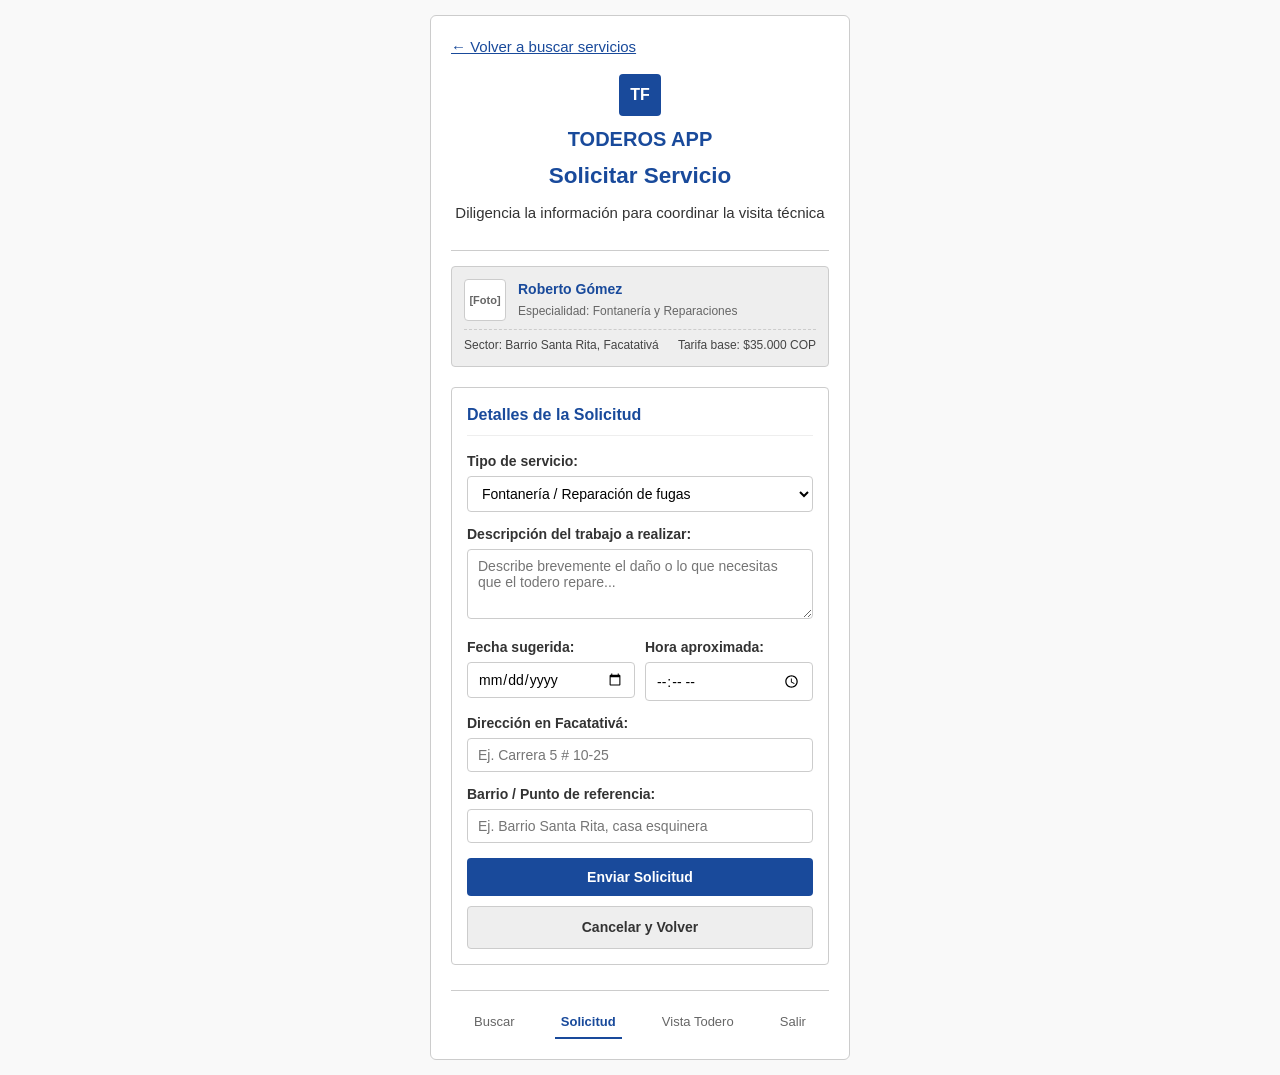
<file: solicitar-servicio.html>
<!DOCTYPE html>
<html lang="es">
<head>
  <meta charset="UTF-8">
  <meta name="viewport" content="width=device-width, initial-scale=1.0">
  <title>Solicitar Servicio - Toderos Facatativá</title>
  <!-- Estilos globales -->
  <link rel="stylesheet" href="css/styles.css">
  <!-- Estilos de pantalla -->
  <link rel="stylesheet" href="css/solicitar-servicio.css">
</head>
<body>

  <!-- Vista móvil del cliente -->
  <main class="mobile-view">
    
    <!-- Enlace superior para volver -->
    <div class="request-top-nav">
      <a href="buscar-servicios.html">&larr; Volver a buscar servicios</a>
    </div>

    <!-- Encabezado -->
    <header class="site-header">
      <div class="brand-logo-box">TF</div>
      <h1 class="brand-name">TODEROS APP</h1>
      <h2>Solicitar Servicio</h2>
      <p>Diligencia la información para coordinar la visita técnica</p>
    </header>

    <!-- Resumen del prestador seleccionado -->
    <section class="provider-summary-box" aria-label="Prestador seleccionado">
      <div class="provider-summary-header">
        <div class="provider-summary-avatar" aria-hidden="true">[Foto]</div>
        <div class="provider-summary-details">
          <h3>Roberto Gómez</h3>
          <p>Especialidad: Fontanería y Reparaciones</p>
        </div>
      </div>
      <div class="provider-summary-meta">
        <span>Sector: Barrio Santa Rita, Facatativá</span>
        <span>Tarifa base: $35.000 COP</span>
      </div>
    </section>

    <!-- Formulario de solicitud -->
    <section class="request-form-card">
      <h3 class="request-form-title">Detalles de la Solicitud</h3>

      <form action="buscar-servicios.html" method="get">
        
        <div class="form-group">
          <label for="tipo-servicio">Tipo de servicio:</label>
          <select id="tipo-servicio" name="tipo_servicio" required>
            <option value="fontaneria">Fontanería / Reparación de fugas</option>
            <option value="instalacion">Instalación de grifería y sanitarios</option>
            <option value="mantenimiento">Mantenimiento preventivo de tuberías</option>
            <option value="otro">Otro requerimiento técnico</option>
          </select>
        </div>

        <div class="form-group">
          <label for="descripcion">Descripción del trabajo a realizar:</label>
          <textarea 
            id="descripcion" 
            name="descripcion" 
            placeholder="Describe brevemente el daño o lo que necesitas que el todero repare..." 
            required></textarea>
        </div>

        <div class="form-row-dates">
          <div class="form-group">
            <label for="fecha">Fecha sugerida:</label>
            <input type="date" id="fecha" name="fecha" required>
          </div>
          <div class="form-group">
            <label for="hora">Hora aproximada:</label>
            <input type="time" id="hora" name="hora" required>
          </div>
        </div>

        <div class="form-group">
          <label for="direccion">Dirección en Facatativá:</label>
          <input 
            type="text" 
            id="direccion" 
            name="direccion" 
            placeholder="Ej. Carrera 5 # 10-25" 
            required>
        </div>

        <div class="form-group">
          <label for="barrio">Barrio / Punto de referencia:</label>
          <input 
            type="text" 
            id="barrio" 
            name="barrio" 
            placeholder="Ej. Barrio Santa Rita, casa esquinera">
        </div>

        <div class="request-actions">
          <button type="submit" class="btn btn-primary btn-block">Enviar Solicitud</button>
          <a href="buscar-servicios.html" class="btn btn-secondary btn-block">Cancelar y Volver</a>
        </div>

      </form>
    </section>

    <!-- Barra de navegación básica inferior -->
    <nav class="nav-bar-basic" aria-label="Navegación principal">
      <a href="buscar-servicios.html">Buscar</a>
      <a href="solicitar-servicio.html" class="active">Solicitud</a>
      <a href="mis-servicios.html">Vista Todero</a>
      <a href="index.html">Salir</a>
    </nav>

  </main>

</body>
</html>
</file>
<file: css/styles.css>
/* ==========================================================================
   TODEROS FACATATIVÁ - ESTILOS GLOBALES BÁSICOS (styles.css)
   Maquetación inicial formativa - ADSO SENA
   Enfoque: Estructura clara, sencilla y fácil de comprender
   ========================================================================== */

/* 1. Colores y fuentes base */
:root {
  --color-primary: #194a9b;       /* Azul de referencia */
  --color-text: #333333;          /* Texto principal */
  --color-muted: #666666;         /* Texto secundario */
  --color-border: #cccccc;        /* Bordes de cajas y formularios */
  --color-bg-light: #f9f9f9;      /* Fondo de página */
  --color-card-bg: #ffffff;       /* Fondo de contenedores */
  --color-neutral-box: #eeeeee;   /* Bloques neutros / wireframes */
  --font-base: Arial, Helvetica, sans-serif;
}

/* 2. Reinicio básico */
* {
  box-sizing: border-box;
  margin: 0;
  padding: 0;
}

body {
  font-family: var(--font-base);
  font-size: 15px;
  line-height: 1.5;
  color: var(--color-text);
  background-color: var(--color-bg-light);
  padding: 15px;
}

/* 3. Tipografía y enlaces */
h1, h2, h3 {
  color: var(--color-primary);
  margin-bottom: 10px;
}

p {
  margin-bottom: 10px;
}

a {
  color: var(--color-primary);
  text-decoration: underline;
}

a:hover {
  color: #0d2854;
}

/* 4. Contenedor móvil base (para vistas de Cliente y Todero) */
.mobile-view {
  max-width: 420px;
  margin: 0 auto;
  background-color: var(--color-card-bg);
  border: 1px solid var(--color-border);
  border-radius: 6px;
  padding: 20px;
}

/* 5. Encabezado común */
.site-header {
  text-align: center;
  border-bottom: 1px solid var(--color-border);
  padding-bottom: 15px;
  margin-bottom: 15px;
}

.brand-logo-box {
  width: 42px;
  height: 42px;
  background-color: var(--color-primary);
  color: #ffffff;
  display: inline-flex;
  align-items: center;
  justify-content: center;
  font-weight: bold;
  font-size: 16px;
  border-radius: 4px;
  margin-bottom: 8px;
}

.brand-name {
  font-size: 20px;
  font-weight: bold;
  color: var(--color-primary);
  margin-bottom: 5px;
}

/* 6. Formularios básicos */
.form-group {
  margin-bottom: 12px;
}

.form-group label {
  display: block;
  font-weight: bold;
  font-size: 14px;
  margin-bottom: 4px;
}

.form-group input,
.form-group select,
.form-group textarea {
  width: 100%;
  padding: 8px 10px;
  font-family: inherit;
  font-size: 14px;
  border: 1px solid var(--color-border);
  border-radius: 4px;
  background-color: #fff;
}

.form-group textarea {
  resize: vertical;
  min-height: 70px;
}

/* 7. Botones básicos */
.btn {
  display: inline-block;
  padding: 10px 15px;
  font-size: 14px;
  font-weight: bold;
  text-align: center;
  text-decoration: none;
  border-radius: 4px;
  border: 1px solid transparent;
  cursor: pointer;
}

.btn-primary {
  background-color: var(--color-primary);
  color: #ffffff;
}

.btn-primary:hover {
  background-color: #133979;
}

.btn-secondary {
  background-color: var(--color-neutral-box);
  color: var(--color-text);
  border-color: var(--color-border);
}

.btn-block {
  display: block;
  width: 100%;
}

/* 8. Bloques neutros para maquetación (sustituyen imágenes, íconos y mapas) */
.box-neutral {
  background-color: var(--color-neutral-box);
  border: 1px dashed var(--color-border);
  border-radius: 4px;
  padding: 15px;
  text-align: center;
  color: var(--color-muted);
  font-size: 13px;
  margin-bottom: 15px;
}

.badge-tag {
  display: inline-block;
  padding: 3px 8px;
  font-size: 12px;
  border-radius: 3px;
  background-color: var(--color-neutral-box);
  border: 1px solid var(--color-border);
  color: var(--color-text);
}

/* 9. Barra de navegación básica para móvil */
.nav-bar-basic {
  margin-top: 25px;
  padding-top: 15px;
  border-top: 1px solid var(--color-border);
  display: flex;
  justify-content: space-around;
  text-align: center;
  font-size: 13px;
}

.nav-bar-basic a {
  text-decoration: none;
  color: var(--color-muted);
  padding: 6px;
}

.nav-bar-basic a.active {
  color: var(--color-primary);
  font-weight: bold;
  border-bottom: 2px solid var(--color-primary);
}

/* 10. Layout para el Panel de Administración (Escritorio / Adaptable) */
.admin-layout {
  display: flex;
  min-height: 90vh;
  max-width: var(--max-width-desktop, 1150px);
  margin: 0 auto;
  background-color: var(--color-card-bg);
  border: 1px solid var(--color-border);
  border-radius: 6px;
  overflow: hidden;
}

.admin-sidebar {
  width: 230px;
  background-color: var(--color-neutral-box);
  border-right: 1px solid var(--color-border);
  padding: 20px 15px;
  display: flex;
  flex-direction: column;
}

.admin-sidebar-header {
  margin-bottom: 20px;
  padding-bottom: 15px;
  border-bottom: 1px solid var(--color-border);
  text-align: center;
}

.admin-nav-links {
  list-style: none;
  display: flex;
  flex-direction: column;
  gap: 6px;
}

.admin-nav-links a {
  display: block;
  padding: 8px 12px;
  color: var(--color-text);
  text-decoration: none;
  border-radius: 4px;
  font-size: 14px;
}

.admin-nav-links a:hover,
.admin-nav-links a.active {
  background-color: var(--color-primary);
  color: #ffffff;
}

.admin-sidebar-footer {
  margin-top: auto;
  padding-top: 20px;
  border-top: 1px solid var(--color-border);
  font-size: 13px;
}

.admin-content {
  flex: 1;
  padding: 25px;
  background-color: #ffffff;
  overflow-x: auto;
}

.admin-header-bar {
  display: flex;
  justify-content: space-between;
  align-items: center;
  border-bottom: 1px solid var(--color-border);
  padding-bottom: 15px;
  margin-bottom: 20px;
}

/* Adaptación responsive para pantallas menores */
@media (max-width: 768px) {
  .admin-layout {
    flex-direction: column;
  }
  .admin-sidebar {
    width: 100%;
    border-right: none;
    border-bottom: 1px solid var(--color-border);
  }
  .admin-nav-links {
    flex-direction: row;
    flex-wrap: wrap;
  }
}
</file>
<file: css/index.css>
/* ==========================================================================
   TODEROS FACATATIVÁ - INICIO DE SESIÓN BÁSICO (index.css)
   ========================================================================== */

.login-box {
  margin-top: 15px;
}

.divider-simple {
  text-align: center;
  margin: 15px 0;
  border-bottom: 1px solid var(--color-border);
  line-height: 0.1em;
}

.divider-simple span {
  background-color: #fff;
  padding: 0 10px;
  color: var(--color-muted);
  font-size: 13px;
}

.login-footer-links {
  margin-top: 20px;
  text-align: center;
  font-size: 13px;
}

.login-footer-links p {
  margin-bottom: 8px;
}

.admin-link-box {
  margin-top: 15px;
  padding-top: 10px;
  border-top: 1px dashed var(--color-border);
  font-size: 12px;
}
</file>
<file: css/admin-dashboard.css>
/* ==========================================================================
   TODEROS FACATATIVÁ - DASHBOARD DE ADMINISTRACIÓN (admin-dashboard.css)
   Métricas generales, KPIs, gráficos de barras en CSS y actividad reciente
   ========================================================================== */

/* Cuadrícula de tarjetas de indicadores (KPIs) */
.kpi-grid {
  display: grid;
  grid-template-columns: repeat(auto-fit, minmax(200px, 1fr));
  gap: 15px;
  margin-bottom: 25px;
}

.kpi-card {
  border: 1px solid var(--color-border);
  border-radius: 4px;
  padding: 15px;
  background-color: var(--color-neutral-box);
}

.kpi-card-title {
  font-size: 13px;
  color: var(--color-muted);
  font-weight: normal;
  margin-bottom: 5px;
}

.kpi-card-value {
  font-size: 24px;
  font-weight: bold;
  color: var(--color-primary);
  margin-bottom: 4px;
}

.kpi-card-subtitle {
  font-size: 12px;
  color: #555555;
}

/* Gráfico de barras construido exclusivamente con CSS3 */
.chart-section {
  border: 1px solid var(--color-border);
  border-radius: 4px;
  padding: 20px;
  margin-bottom: 25px;
  background-color: #ffffff;
}

.chart-title {
  font-size: 16px;
  margin-bottom: 15px;
  color: var(--color-primary);
}

.chart-bar-list {
  display: flex;
  flex-direction: column;
  gap: 12px;
}

.chart-bar-item {
  display: flex;
  flex-direction: column;
  gap: 4px;
}

.chart-bar-label {
  display: flex;
  justify-content: space-between;
  font-size: 13px;
  font-weight: 500;
}

.chart-bar-track {
  width: 100%;
  height: 18px;
  background-color: var(--color-neutral-box);
  border-radius: 4px;
  overflow: hidden;
  border: 1px solid #dddddd;
}

.chart-bar-fill {
  height: 100%;
  background-color: var(--color-primary);
  border-radius: 3px;
}

/* Tabla de solicitudes recientes */
.recent-activity-section {
  border: 1px solid var(--color-border);
  border-radius: 4px;
  padding: 20px;
  background-color: #ffffff;
}

.recent-activity-title {
  font-size: 16px;
  margin-bottom: 15px;
  color: var(--color-primary);
}

.data-table {
  width: 100%;
  border-collapse: collapse;
  font-size: 13px;
  text-align: left;
}

.data-table th,
.data-table td {
  padding: 10px 12px;
  border-bottom: 1px solid var(--color-border);
}

.data-table th {
  background-color: var(--color-neutral-box);
  font-weight: bold;
  color: var(--color-text);
}

.data-table tr:hover {
  background-color: #fcfcfc;
}

.status-pill {
  display: inline-block;
  padding: 2px 6px;
  font-size: 11px;
  font-weight: bold;
  border-radius: 3px;
}

.status-completed {
  background-color: #e8f8f0;
  color: #27ae60;
  border: 1px solid #a3e9c1;
}

.status-pending {
  background-color: #fef5e7;
  color: #f39c12;
  border: 1px solid #fad7a0;
}

.status-cancelled {
  background-color: #fceceb;
  color: #e74c3c;
  border: 1px solid #f5b7b1;
}
</file>
<file: css/admin-usuarios.css>
/* ==========================================================================
   TODEROS FACATATIVÁ - GESTIÓN DE USUARIOS (admin-usuarios.css)
   Tabla de gestión, filtros y administración de cuentas de usuario
   ========================================================================== */

/* Barra de filtros y búsqueda */
.users-filter-card {
  border: 1px solid var(--color-border);
  border-radius: 4px;
  background-color: var(--color-neutral-box);
  padding: 15px;
  margin-bottom: 20px;
}

.filter-form {
  display: flex;
  gap: 10px;
  flex-wrap: wrap;
  align-items: flex-end;
}

.filter-input-wrap {
  flex: 2;
  min-width: 220px;
}

.filter-select-wrap {
  flex: 1;
  min-width: 140px;
}

.filter-btn-wrap {
  display: flex;
  gap: 8px;
}

/* Badges específicos para roles en la tabla */
.role-badge {
  display: inline-block;
  padding: 2px 7px;
  font-size: 11px;
  font-weight: bold;
  border-radius: 3px;
}

.role-client {
  background-color: #eaf2f8;
  color: #2980b9;
  border: 1px solid #aed6f1;
}

.role-todero {
  background-color: #fef9e7;
  color: #b7950b;
  border: 1px solid #f9e79f;
}

.role-admin {
  background-color: #ebedef;
  color: #2c3e50;
  border: 1px solid #d5d8dc;
}

/* Contenedor de tabla de usuarios */
.users-table-container {
  border: 1px solid var(--color-border);
  border-radius: 4px;
  background-color: #ffffff;
  padding: 15px;
  margin-bottom: 20px;
}

.table-responsive {
  overflow-x: auto;
}

.users-table {
  width: 100%;
  border-collapse: collapse;
  font-size: 13px;
  text-align: left;
}

.users-table th,
.users-table td {
  padding: 10px 12px;
  border-bottom: 1px solid var(--color-border);
}

.users-table th {
  background-color: var(--color-neutral-box);
  font-weight: bold;
  color: var(--color-text);
  white-space: nowrap;
}

.users-table tr:hover {
  background-color: #f9f9f9;
}

.table-actions {
  display: flex;
  gap: 5px;
}

.btn-table-action {
  padding: 4px 8px;
  font-size: 11px;
  font-weight: normal;
  border-radius: 3px;
  text-decoration: none;
}

/* Paginación básica */
.pagination-container {
  display: flex;
  justify-content: space-between;
  align-items: center;
  font-size: 13px;
  color: var(--color-muted);
  margin-top: 15px;
  padding-top: 10px;
  border-top: 1px solid #eeeeee;
}

.pagination-buttons {
  display: flex;
  gap: 5px;
}

.page-btn {
  padding: 4px 10px;
  font-size: 12px;
  border: 1px solid var(--color-border);
  background-color: #ffffff;
  color: var(--color-text);
  border-radius: 3px;
  text-decoration: none;
}

.page-btn.active {
  background-color: var(--color-primary);
  color: #ffffff;
  border-color: var(--color-primary);
}
</file>
<file: css/buscar-servicios.css>
/* ==========================================================================
   TODEROS FACATATIVÁ - BUSCAR SERVICIOS (buscar-servicios.css)
   Vista del Cliente para explorar servicios en Facatativá
   ========================================================================== */

/* Barra superior con ubicación del cliente */
.client-top-bar {
  display: flex;
  justify-content: space-between;
  align-items: center;
  font-size: 13px;
  margin-bottom: 15px;
  padding-bottom: 10px;
  border-bottom: 1px solid var(--color-border);
}

.user-role-badge {
  font-size: 11px;
  background-color: var(--color-neutral-box);
  padding: 2px 6px;
  border-radius: 3px;
  border: 1px solid var(--color-border);
}

/* Buscador */
.search-form {
  margin-bottom: 15px;
}

.search-input-group {
  display: flex;
  gap: 8px;
}

.search-input-group input {
  flex: 1;
}

/* Categorías rápidas en filtros sencillos */
.category-filter-list {
  display: flex;
  gap: 8px;
  overflow-x: auto;
  padding-bottom: 8px;
  margin-bottom: 15px;
}

.category-tag {
  display: inline-block;
  padding: 6px 12px;
  background-color: #ffffff;
  border: 1px solid var(--color-border);
  border-radius: 20px;
  font-size: 13px;
  text-decoration: none;
  color: var(--color-text);
  white-space: nowrap;
}

.category-tag.active {
  background-color: var(--color-primary);
  color: #ffffff;
  border-color: var(--color-primary);
}

/* Espacio representativo del mapa */
.map-wireframe-box {
  background-color: #e9ecef;
  border: 1px dashed #999999;
  border-radius: 4px;
  padding: 25px 15px;
  text-align: center;
  color: var(--color-muted);
  margin-bottom: 20px;
}

.map-wireframe-box strong {
  display: block;
  color: var(--color-text);
  font-size: 14px;
  margin-bottom: 4px;
}

/* Listado de tarjetas de servicios */
.services-section-title {
  font-size: 16px;
  font-weight: bold;
  color: var(--color-primary);
  margin-bottom: 12px;
}

.service-card-list {
  display: flex;
  flex-direction: column;
  gap: 15px;
  margin-bottom: 20px;
}

.service-item-card {
  border: 1px solid var(--color-border);
  border-radius: 4px;
  background-color: #ffffff;
  padding: 12px;
}

.service-card-header {
  display: flex;
  gap: 12px;
  margin-bottom: 10px;
}

.avatar-neutral {
  width: 48px;
  height: 48px;
  background-color: var(--color-neutral-box);
  border: 1px solid var(--color-border);
  border-radius: 4px;
  display: flex;
  align-items: center;
  justify-content: center;
  font-size: 11px;
  color: var(--color-muted);
  font-weight: bold;
  flex-shrink: 0;
}

.service-card-info h3 {
  font-size: 15px;
  margin-bottom: 2px;
}

.service-todero-name {
  font-size: 13px;
  color: var(--color-muted);
  margin-bottom: 2px;
}

.service-location {
  font-size: 12px;
  color: #555555;
}

.service-card-footer {
  display: flex;
  justify-content: space-between;
  align-items: center;
  border-top: 1px solid #eeeeee;
  padding-top: 10px;
  margin-top: 5px;
}

.service-price {
  font-size: 13px;
  font-weight: bold;
  color: var(--color-primary);
}

.service-rating {
  font-size: 12px;
  color: #555555;
}
</file>
<file: css/mis-servicios.css>
/* ==========================================================================
   TODEROS FACATATIVÁ - MIS SERVICIOS (mis-servicios.css)
   Vista del Prestador (Todero) para administrar sus servicios publicados
   ========================================================================== */

/* Barra de perfil del todero */
.todero-profile-bar {
  display: flex;
  justify-content: space-between;
  align-items: center;
  font-size: 13px;
  margin-bottom: 15px;
  padding-bottom: 10px;
  border-bottom: 1px solid var(--color-border);
}

.profile-summary-info {
  display: flex;
  align-items: center;
  gap: 10px;
}

.profile-avatar-small {
  width: 34px;
  height: 34px;
  background-color: var(--color-neutral-box);
  border: 1px solid var(--color-border);
  border-radius: 4px;
  display: flex;
  align-items: center;
  justify-content: center;
  font-size: 11px;
  font-weight: bold;
  color: var(--color-muted);
}

/* Métricas rápidas del prestador */
.provider-stats-grid {
  display: grid;
  grid-template-columns: 1fr 1fr;
  gap: 10px;
  margin-bottom: 20px;
}

.stat-box {
  background-color: var(--color-neutral-box);
  border: 1px solid var(--color-border);
  border-radius: 4px;
  padding: 10px;
  text-align: center;
}

.stat-number {
  display: block;
  font-size: 20px;
  font-weight: bold;
  color: var(--color-primary);
}

.stat-label {
  font-size: 12px;
  color: var(--color-muted);
}

/* Sección para publicar nuevo servicio */
.add-service-section {
  border: 1px solid var(--color-border);
  border-radius: 4px;
  background-color: #ffffff;
  padding: 15px;
  margin-bottom: 25px;
}

.add-service-section h3 {
  font-size: 15px;
  margin-bottom: 10px;
  border-bottom: 1px solid #eeeeee;
  padding-bottom: 5px;
}

/* Listado de servicios del prestador */
.my-services-title {
  font-size: 16px;
  margin-bottom: 12px;
  color: var(--color-primary);
}

.provider-service-list {
  display: flex;
  flex-direction: column;
  gap: 12px;
  margin-bottom: 20px;
}

.provider-service-item {
  border: 1px solid var(--color-border);
  border-radius: 4px;
  background-color: #ffffff;
  padding: 12px;
}

.provider-service-header {
  display: flex;
  justify-content: space-between;
  align-items: flex-start;
  margin-bottom: 6px;
}

.provider-service-header h4 {
  font-size: 14px;
  margin-bottom: 2px;
}

.status-badge {
  font-size: 11px;
  font-weight: bold;
  padding: 2px 6px;
  border-radius: 3px;
  text-transform: uppercase;
}

.status-active {
  background-color: #e8f8f0;
  color: #27ae60;
  border: 1px solid #a3e9c1;
}

.status-inactive {
  background-color: #fceceb;
  color: #e74c3c;
  border: 1px solid #f5b7b1;
}

.provider-service-body {
  font-size: 13px;
  color: var(--color-text);
  margin-bottom: 10px;
}

.provider-service-body p {
  margin-bottom: 4px;
}

.provider-service-actions {
  display: flex;
  gap: 8px;
  border-top: 1px solid #eeeeee;
  padding-top: 8px;
}
</file>
<file: css/registro.css>
/* ==========================================================================
   TODEROS FACATATIVÁ - REGISTRO BÁSICO (registro.css)
   ========================================================================== */

.register-top-nav {
  margin-bottom: 15px;
}

.role-selection {
  background-color: var(--color-neutral-box);
  border: 1px solid var(--color-border);
  border-radius: 4px;
  padding: 10px;
  margin-bottom: 15px;
}

.role-selection legend {
  font-weight: bold;
  font-size: 13px;
  padding: 0 5px;
}

.role-radios {
  display: flex;
  gap: 20px;
  margin-top: 5px;
}

.role-radios label {
  cursor: pointer;
}

.terms-checkbox-box {
  margin: 15px 0;
  font-size: 13px;
}

.terms-checkbox-box input {
  margin-right: 6px;
}

.register-footer-links {
  margin-top: 20px;
  text-align: center;
  font-size: 13px;
}
</file>
<file: css/solicitar-servicio.css>
/* ==========================================================================
   TODEROS FACATATIVÁ - SOLICITAR SERVICIO (solicitar-servicio.css)
   Formulario para que el cliente detalle y envíe su solicitud
   ========================================================================== */

.request-top-nav {
  margin-bottom: 15px;
}

/* Caja de resumen del prestador */
.provider-summary-box {
  background-color: var(--color-neutral-box);
  border: 1px solid var(--color-border);
  border-radius: 4px;
  padding: 12px;
  margin-bottom: 20px;
}

.provider-summary-header {
  display: flex;
  align-items: center;
  gap: 12px;
  margin-bottom: 8px;
}

.provider-summary-avatar {
  width: 42px;
  height: 42px;
  background-color: #ffffff;
  border: 1px solid var(--color-border);
  border-radius: 4px;
  display: flex;
  align-items: center;
  justify-content: center;
  font-size: 11px;
  font-weight: bold;
  color: var(--color-muted);
}

.provider-summary-details h3 {
  font-size: 14px;
  margin-bottom: 2px;
}

.provider-summary-details p {
  font-size: 12px;
  color: var(--color-muted);
  margin-bottom: 0;
}

.provider-summary-meta {
  font-size: 12px;
  color: #444444;
  border-top: 1px dashed var(--color-border);
  padding-top: 6px;
  display: flex;
  justify-content: space-between;
}

/* Formulario de solicitud */
.request-form-card {
  border: 1px solid var(--color-border);
  border-radius: 4px;
  background-color: #ffffff;
  padding: 15px;
  margin-bottom: 20px;
}

.request-form-title {
  font-size: 16px;
  margin-bottom: 15px;
  color: var(--color-primary);
  border-bottom: 1px solid #eeeeee;
  padding-bottom: 8px;
}

.form-row-dates {
  display: flex;
  gap: 10px;
}

.form-row-dates .form-group {
  flex: 1;
}

.request-actions {
  display: flex;
  flex-direction: column;
  gap: 10px;
  margin-top: 15px;
}
</file>
